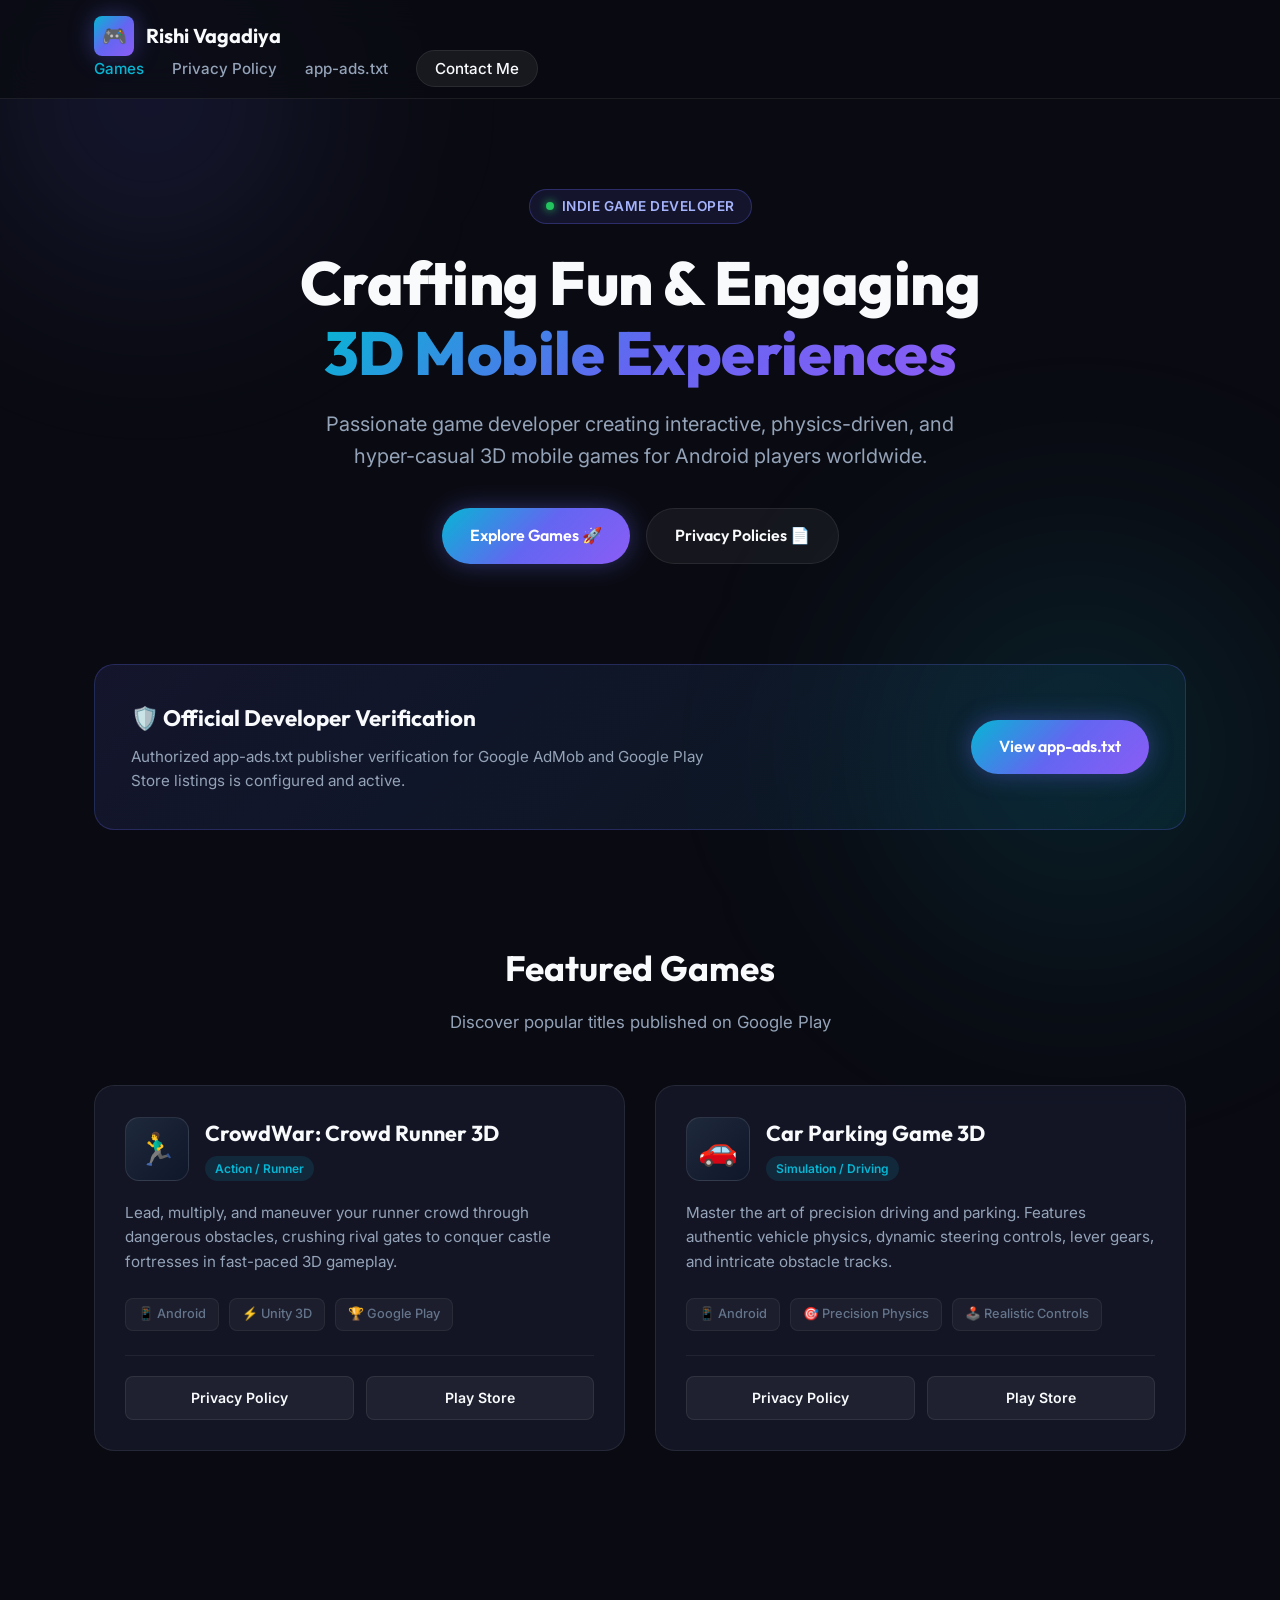
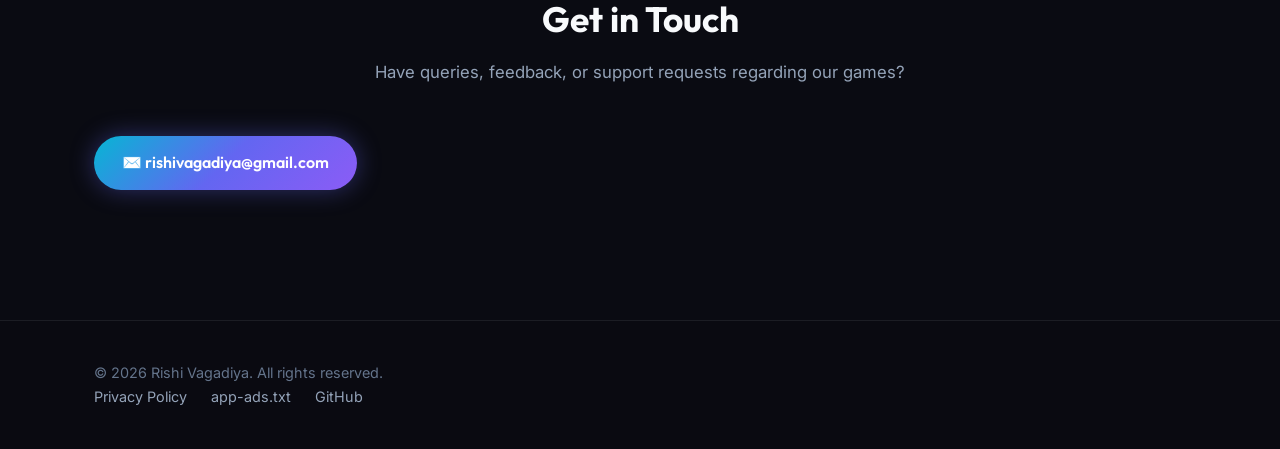
<file: index.html>
﻿<!DOCTYPE html>
<html lang=en>
<head>
  <meta charset=UTF-8>
  <meta name=viewport content=width=device-width, initial-scale=1.0>
  <title>Rishi Vagadiya | Indie Game Developer & Studio</title>
  <meta name=description content=Official website and game portfolio of Rishi Vagadiya. Creator of CrowdWar: Crowd Runner 3D, Car Parking Game 3D, and interactive mobile experiences.>
  <meta name=author content=Rishi Vagadiya>
  <!-- Google Fonts -->
  <link rel=preconnect href=https://fonts.googleapis.com>
  <link rel=preconnect href=https://fonts.gstatic.com crossorigin>
  <link href=https://fonts.googleapis.com/css2?family=Inter:wght@400;500;600;700&family=Outfit:wght@600;700;800&display=swap rel=stylesheet>
  <link rel=stylesheet href=style.css>
</head>
<body>
  <div class=bg-glow-1></div>
  <div class=bg-glow-2></div>

  <!-- Navbar -->
  <header class=navbar>
    <div class=container nav-container>
      <a href=index.html class=brand>
        <div class=brand-icon>🎮</div>
        <span>Rishi Vagadiya</span>
      </a>
      <ul class=nav-links>
        <li><a href=#games class=active>Games</a></li>
        <li><a href=privacy-policy.html>Privacy Policy</a></li>
        <li><a href=app-ads.txt target=_blank>app-ads.txt</a></li>
        <li><a href=#contact class=nav-btn>Contact Me</a></li>
      </ul>
    </div>
  </header>

  <!-- Hero Section -->
  <main>
    <section class=hero>
      <div class=container>
        <div class=badge>
          <span class=badge-dot></span>
          <span>INDIE GAME DEVELOPER</span>
        </div>
        <h1 class=hero-title>
          Crafting Fun & Engaging <br>
          <span class=gradient-text>3D Mobile Experiences</span>
        </h1>
        <p class=hero-subtitle>
          Passionate game developer creating interactive, physics-driven, and hyper-casual 3D mobile games for Android players worldwide.
        </p>
        <div class=hero-actions>
          <a href=#games class=btn-primary>Explore Games 🚀</a>
          <a href=privacy-policy.html class=btn-secondary>Privacy Policies 📄</a>
        </div>
      </div>
    </section>

    <!-- AdMob Verification Callout -->
    <section class=container>
      <div class=banner-verify>
        <div class=banner-content>
          <h3>🛡️ Official Developer Verification</h3>
          <p>
            Authorized app-ads.txt publisher verification for Google AdMob and Google Play Store listings is configured and active.
          </p>
        </div>
        <div class=banner-btn>
          <a href=app-ads.txt target=_blank class=btn-primary>View app-ads.txt</a>
        </div>
      </div>
    </section>

    <!-- Games Section -->
    <section class=section id=games>
      <div class=container>
        <div class=section-header>
          <h2 class=section-title>Featured Games</h2>
          <p class=section-subtitle>Discover popular titles published on Google Play</p>
        </div>

        <div class=games-grid>
          <!-- Game 1: CrowdWar -->
          <div class=game-card>
            <div class=game-header>
              <div class=game-icon>🏃‍♂️</div>
              <div class=game-title-wrap>
                <h3>CrowdWar: Crowd Runner 3D</h3>
                <span class=game-tag>Action / Runner</span>
              </div>
            </div>
            <p class=game-desc>
              Lead, multiply, and maneuver your runner crowd through dangerous obstacles, crushing rival gates to conquer castle fortresses in fast-paced 3D gameplay.
            </p>
            <div class=game-meta>
              <span class=meta-pill>📱 Android</span>
              <span class=meta-pill>⚡ Unity 3D</span>
              <span class=meta-pill>🏆 Google Play</span>
            </div>
            <div class=game-links>
              <a href=privacy-policy.html class=btn-card>Privacy Policy</a>
              <a href=https://play.google.com/store target=_blank class=btn-card>Play Store</a>
            </div>
          </div>

          <!-- Game 2: Car Parking Game 3D -->
          <div class=game-card>
            <div class=game-header>
              <div class=game-icon>🚗</div>
              <div class=game-title-wrap>
                <h3>Car Parking Game 3D</h3>
                <span class=game-tag>Simulation / Driving</span>
              </div>
            </div>
            <p class=game-desc>
              Master the art of precision driving and parking. Features authentic vehicle physics, dynamic steering controls, lever gears, and intricate obstacle tracks.
            </p>
            <div class=game-meta>
              <span class=meta-pill>📱 Android</span>
              <span class=meta-pill>🎯 Precision Physics</span>
              <span class=meta-pill>🕹️ Realistic Controls</span>
            </div>
            <div class=game-links>
              <a href=privacy-policy.html class=btn-card>Privacy Policy</a>
              <a href=https://play.google.com/store target=_blank class=btn-card>Play Store</a>
            </div>
          </div>
        </div>
      </div>
    </section>

    <!-- Contact Section -->
    <section class=section id=contact>
      <div class=container>
        <div class=section-header>
          <h2 class=section-title>Get in Touch</h2>
          <p class=section-subtitle>Have queries, feedback, or support requests regarding our games?</p>
        </div>
        <div style=text-align: center;>
          <a href=mailto:rishivagadiya@gmail.com class=btn-primary>✉️ rishivagadiya@gmail.com</a>
        </div>
      </div>
    </section>
  </main>

  <!-- Footer -->
  <footer class=footer>
    <div class=container footer-inner>
      <p class=footer-copy>© 2026 Rishi Vagadiya. All rights reserved.</p>
      <ul class=footer-links>
        <li><a href=privacy-policy.html>Privacy Policy</a></li>
        <li><a href=app-ads.txt target=_blank>app-ads.txt</a></li>
        <li><a href=https://github.com/RishiVagadiya target=_blank>GitHub</a></li>
      </ul>
    </div>
  </footer>
</body>
</html>
</file>
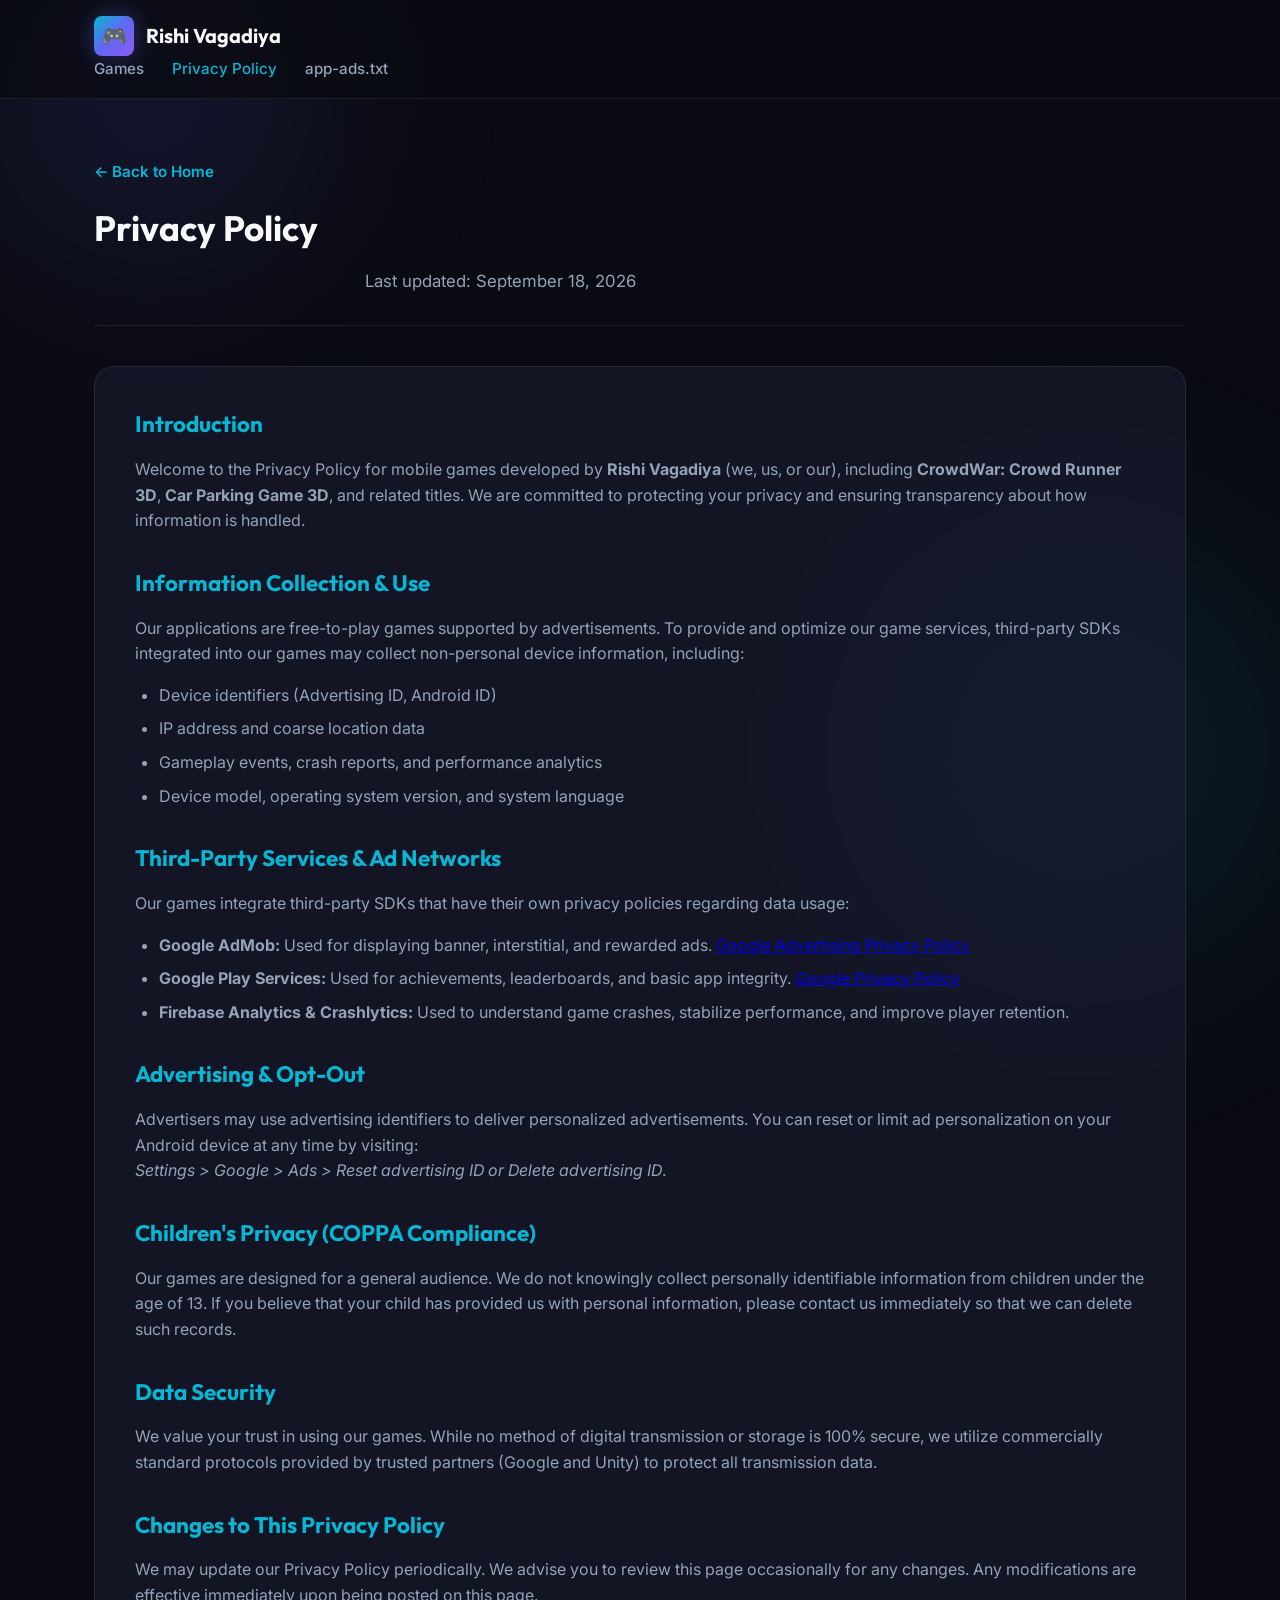
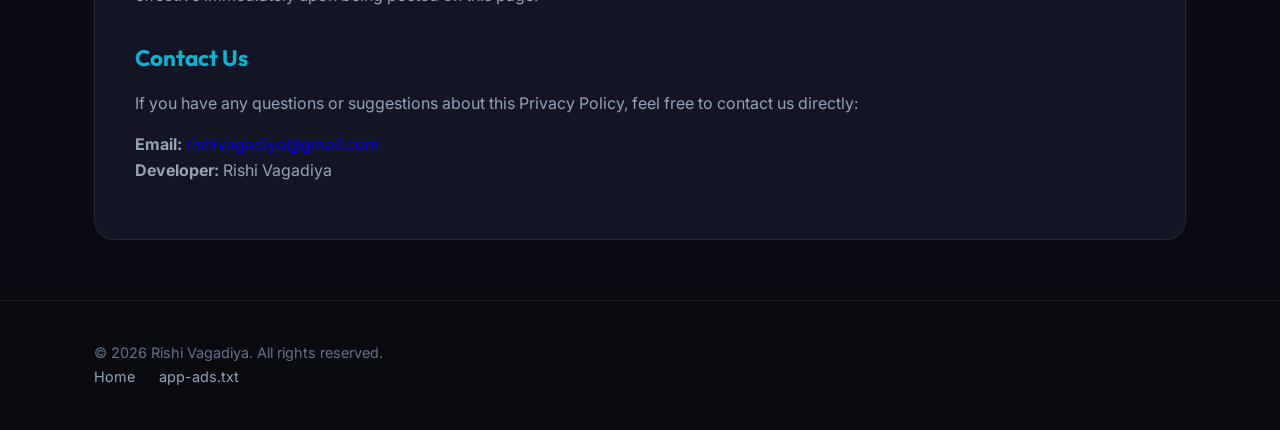
<file: privacy-policy.html>
﻿<!DOCTYPE html>
<html lang=en>
<head>
  <meta charset=UTF-8>
  <meta name=viewport content=width=device-width, initial-scale=1.0>
  <title>Privacy Policy | Rishi Vagadiya Games</title>
  <meta name=description content=Privacy Policy for mobile games published by Rishi Vagadiya including CrowdWar: Crowd Runner 3D and Car Parking Game 3D.>
  <link rel=preconnect href=https://fonts.googleapis.com>
  <link rel=preconnect href=https://fonts.gstatic.com crossorigin>
  <link href=https://fonts.googleapis.com/css2?family=Inter:wght@400;500;600;700&family=Outfit:wght@600;700;800&display=swap rel=stylesheet>
  <link rel=stylesheet href=style.css>
</head>
<body>
  <div class=bg-glow-1></div>
  <div class=bg-glow-2></div>

  <!-- Navbar -->
  <header class=navbar>
    <div class=container nav-container>
      <a href=index.html class=brand>
        <div class=brand-icon>🎮</div>
        <span>Rishi Vagadiya</span>
      </a>
      <ul class=nav-links>
        <li><a href=index.html#games>Games</a></li>
        <li><a href=privacy-policy.html class=active>Privacy Policy</a></li>
        <li><a href=app-ads.txt target=_blank>app-ads.txt</a></li>
      </ul>
    </div>
  </header>

  <main class=container>
    <div class=page-header>
      <a href=index.html class=back-link>← Back to Home</a>
      <h1 class=section-title>Privacy Policy</h1>
      <p class=section-subtitle>Last updated: September 18, 2026</p>
    </div>

    <article class=legal-content>
      <h2>Introduction</h2>
      <p>
        Welcome to the Privacy Policy for mobile games developed by <strong>Rishi Vagadiya</strong> (we, us, or our), including <strong>CrowdWar: Crowd Runner 3D</strong>, <strong>Car Parking Game 3D</strong>, and related titles. We are committed to protecting your privacy and ensuring transparency about how information is handled.
      </p>

      <h2>Information Collection & Use</h2>
      <p>
        Our applications are free-to-play games supported by advertisements. To provide and optimize our game services, third-party SDKs integrated into our games may collect non-personal device information, including:
      </p>
      <ul>
        <li>Device identifiers (Advertising ID, Android ID)</li>
        <li>IP address and coarse location data</li>
        <li>Gameplay events, crash reports, and performance analytics</li>
        <li>Device model, operating system version, and system language</li>
      </ul>

      <h2>Third-Party Services & Ad Networks</h2>
      <p>
        Our games integrate third-party SDKs that have their own privacy policies regarding data usage:
      </p>
      <ul>
        <li><strong>Google AdMob:</strong> Used for displaying banner, interstitial, and rewarded ads. <a href=https://policies.google.com/technologies/ads target=_blank style=color: var(--accent-cyan);>Google Advertising Privacy Policy</a></li>
        <li><strong>Google Play Services:</strong> Used for achievements, leaderboards, and basic app integrity. <a href=https://policies.google.com/privacy target=_blank style=color: var(--accent-cyan);>Google Privacy Policy</a></li>
        <li><strong>Firebase Analytics & Crashlytics:</strong> Used to understand game crashes, stabilize performance, and improve player retention.</li>
      </ul>

      <h2>Advertising & Opt-Out</h2>
      <p>
        Advertisers may use advertising identifiers to deliver personalized advertisements. You can reset or limit ad personalization on your Android device at any time by visiting:
        <br>
        <em>Settings &gt; Google &gt; Ads &gt; Reset advertising ID or Delete advertising ID</em>.
      </p>

      <h2>Children's Privacy (COPPA Compliance)</h2>
      <p>
        Our games are designed for a general audience. We do not knowingly collect personally identifiable information from children under the age of 13. If you believe that your child has provided us with personal information, please contact us immediately so that we can delete such records.
      </p>

      <h2>Data Security</h2>
      <p>
        We value your trust in using our games. While no method of digital transmission or storage is 100% secure, we utilize commercially standard protocols provided by trusted partners (Google and Unity) to protect all transmission data.
      </p>

      <h2>Changes to This Privacy Policy</h2>
      <p>
        We may update our Privacy Policy periodically. We advise you to review this page occasionally for any changes. Any modifications are effective immediately upon being posted on this page.
      </p>

      <h2>Contact Us</h2>
      <p>
        If you have any questions or suggestions about this Privacy Policy, feel free to contact us directly:
      </p>
      <p>
        <strong>Email:</strong> <a href=mailto:rishivagadiya@gmail.com style=color: var(--accent-cyan);>rishivagadiya@gmail.com</a><br>
        <strong>Developer:</strong> Rishi Vagadiya
      </p>
    </article>
  </main>

  <footer class=footer>
    <div class=container footer-inner>
      <p class=footer-copy>© 2026 Rishi Vagadiya. All rights reserved.</p>
      <ul class=footer-links>
        <li><a href=index.html>Home</a></li>
        <li><a href=app-ads.txt target=_blank>app-ads.txt</a></li>
      </ul>
    </div>
  </footer>
</body>
</html>
</file>
